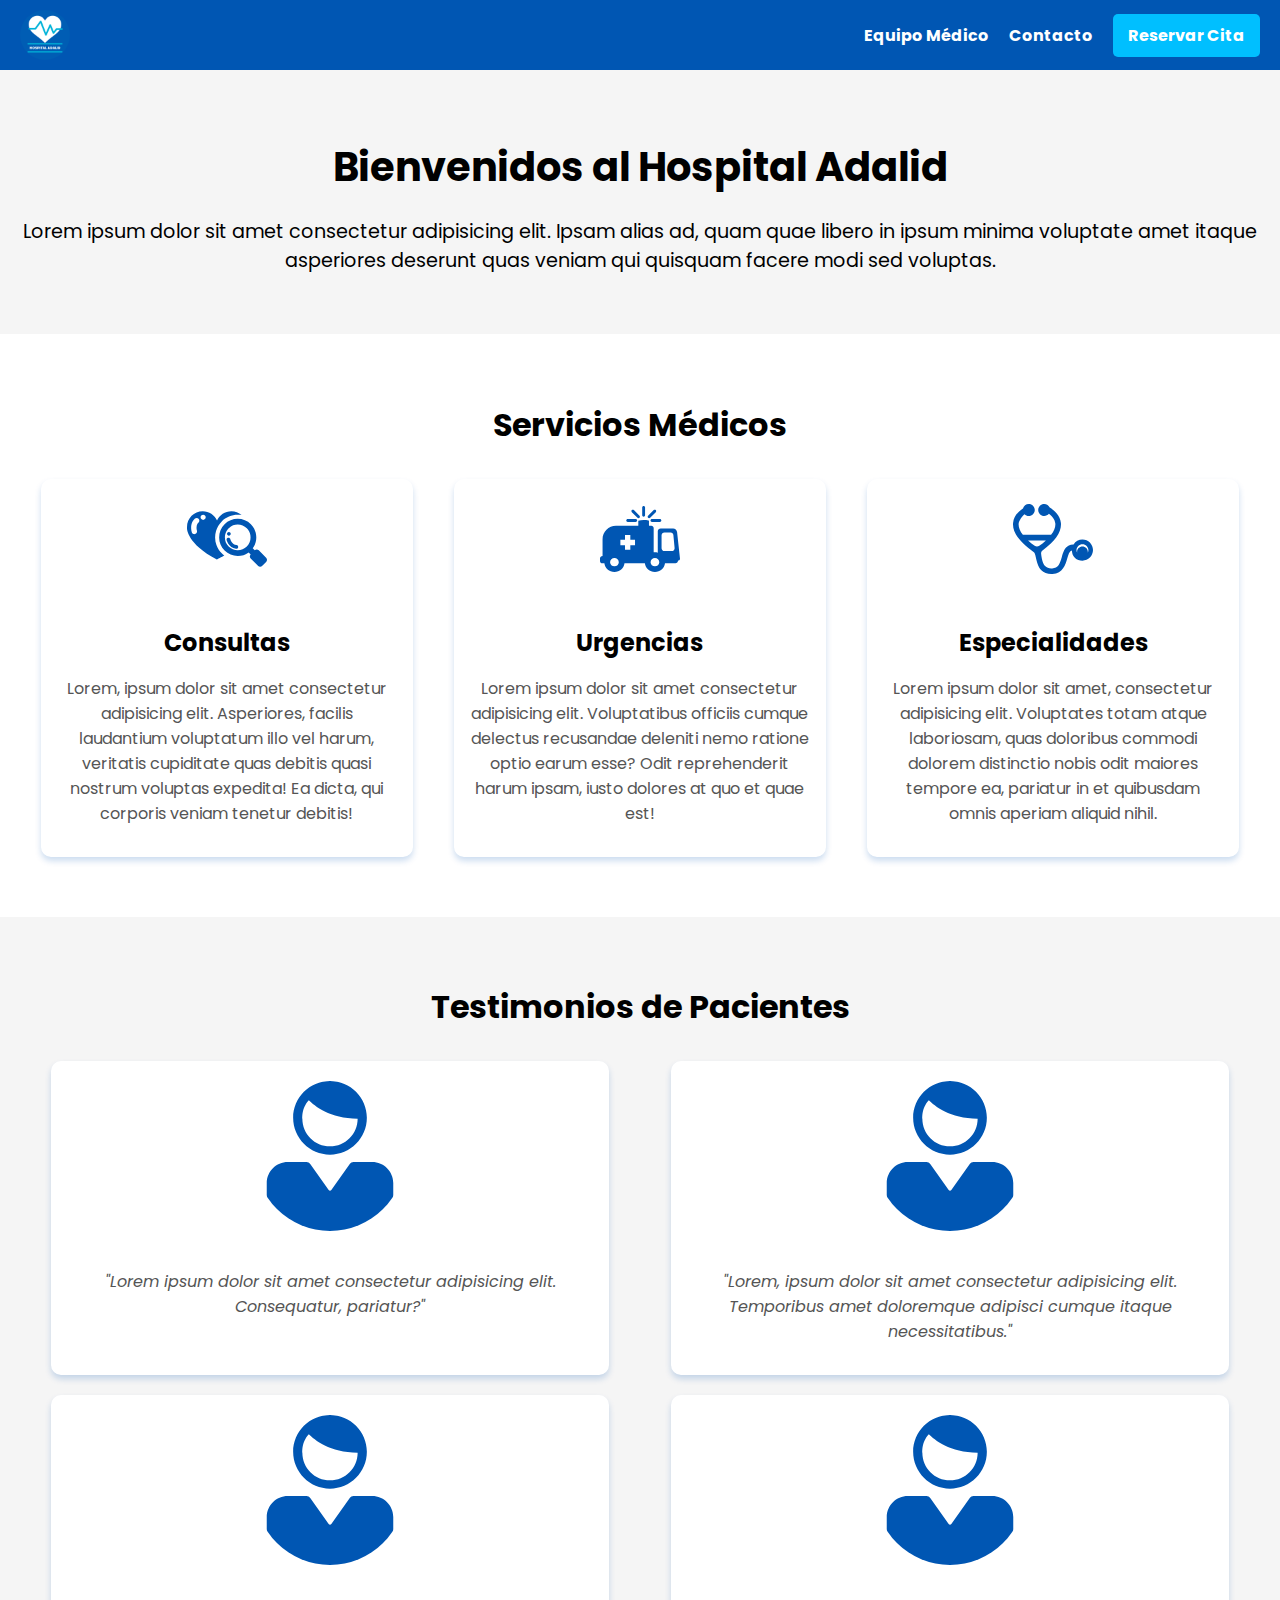
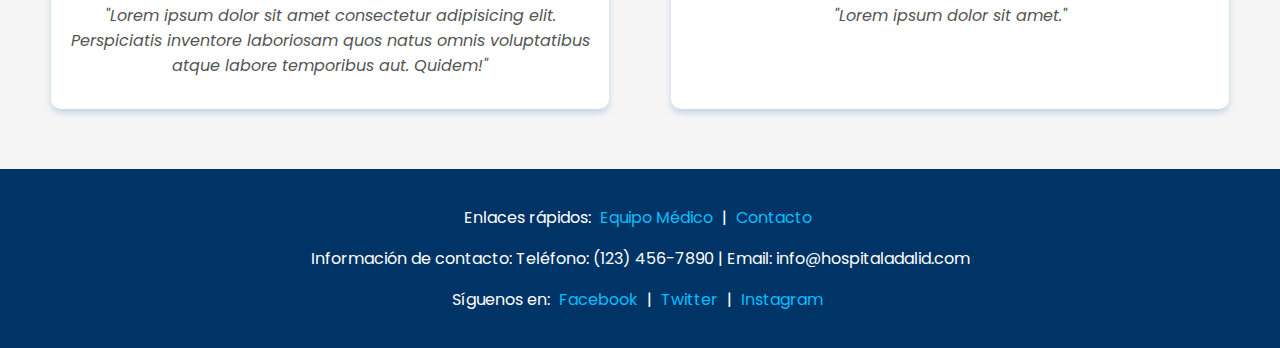
<file: index.html>
<!DOCTYPE html>
<html lang="es">
<head>
    <meta charset="UTF-8">
    <meta name="viewport" content="width=device-width, initial-scale=1.0">
    <link href="https://fonts.googleapis.com/css2?family=Poppins:wght@400;700&display=swap" rel="stylesheet">
    <link rel="stylesheet" href="css/styles.css">
    <title>Hospital Adalid</title>
</head>
<body>
    <header>
        <div class="header-container">
            <img src="img/logo.png" alt="Logotipo del hospital" class="logo">
            <nav>
                <ul>
                    <li><a href="team.html" tabindex="0">Equipo Médico</a></li>
                    <li><a href="contact.html" tabindex="0">Contacto</a></li>
                    <li><a href="#" class="highlight-button" tabindex="0">Reservar Cita</a></li>
                </ul>
            </nav>
        </div>
    </header>

    <main>
        <section class="welcome" tabindex="0">
            <h1>Bienvenidos al Hospital Adalid</h1>
            <p>Lorem ipsum dolor sit amet consectetur adipisicing elit. Ipsam alias ad, quam quae libero in ipsum minima voluptate amet itaque asperiores deserunt quas veniam qui quisquam facere modi sed voluptas.</p>
        </section>

        <section class="services" tabindex="0">
            <h2>Servicios Médicos</h2>
            <div class="cards-container">
                <div class="card" tabindex="0">
                    <img src="img/icons/medical_attention.svg" alt="Consultas" class="icon">
                    <div class="card-content">
                        <h3>Consultas</h3>
                        <p>Lorem, ipsum dolor sit amet consectetur adipisicing elit. Asperiores, facilis laudantium voluptatum illo vel harum, veritatis cupiditate quas debitis quasi nostrum voluptas expedita! Ea dicta, qui corporis veniam tenetur debitis!</p>
                    </div>
                </div>
                <div class="card" tabindex="0">
                    <img src="img/icons/medical_emergencies.svg" alt="Urgencias" class="icon">
                    <div class="card-content">
                        <h3>Urgencias</h3>
                        <p>Lorem ipsum dolor sit amet consectetur adipisicing elit. Voluptatibus officiis cumque delectus recusandae deleniti nemo ratione optio earum esse? Odit reprehenderit harum ipsam, iusto dolores at quo et quae est!</p>
                    </div>
                </div>
                <div class="card" tabindex="0">
                    <img src="img/icons/medical_specialties.svg" alt="Especialidades" class="icon">
                    <div class="card-content">
                        <h3>Especialidades</h3>
                        <p>Lorem ipsum dolor sit amet, consectetur adipisicing elit. Voluptates totam atque laboriosam, quas doloribus commodi dolorem distinctio nobis odit maiores tempore ea, pariatur in et quibusdam omnis aperiam aliquid nihil.</p>
                    </div>
                </div>
            </div>
        </section>

        <section class="testimonials" tabindex="0">
            <h2>Testimonios de Pacientes</h2>
            <div class="cards-container">
                <div class="card" tabindex="0">
                    <img src="img/icons/person.svg" alt="Paciente 1" class="circle-image">
                    <div class="card-content">
                        <p>"Lorem ipsum dolor sit amet consectetur adipisicing elit. Consequatur, pariatur?"</p>
                    </div>
                </div>
                <div class="card" tabindex="0">
                    <img src="img/icons/person.svg" alt="Paciente 2" class="circle-image">
                    <div class="card-content">
                        <p>"Lorem, ipsum dolor sit amet consectetur adipisicing elit. Temporibus amet doloremque adipisci cumque itaque necessitatibus."</p>
                    </div>
                </div>
                <div class="card" tabindex="0">
                    <img src="img/icons/person.svg" alt="Paciente 3" class="circle-image">
                    <div class="card-content">
                        <p>"Lorem ipsum dolor sit amet consectetur adipisicing elit. Perspiciatis inventore laboriosam quos natus omnis voluptatibus atque labore temporibus aut. Quidem!"</p>
                    </div>
                </div>
                <div class="card" tabindex="0">
                    <img src="img/icons/person.svg" alt="Paciente 4" class="circle-image">
                    <div class="card-content">
                        <p>"Lorem ipsum dolor sit amet."</p>
                    </div>
                </div>
            </div>
        </section>
    </main>

    <footer>
        <p>Enlaces rápidos:
            <a href="team.html" tabindex="0">Equipo Médico</a> |
            <a href="contact.html" tabindex="0">Contacto</a>
        </p>
        <p>Información de contacto:
            Teléfono: (123) 456-7890 |
            Email: info@hospitaladalid.com
        </p>
        <p>Síguenos en:
            <a href="#" tabindex="0">Facebook</a> |
            <a href="#" tabindex="0">Twitter</a> |
            <a href="#" tabindex="0">Instagram</a>
        </p>
    </footer>
</body>
</html>
</file>
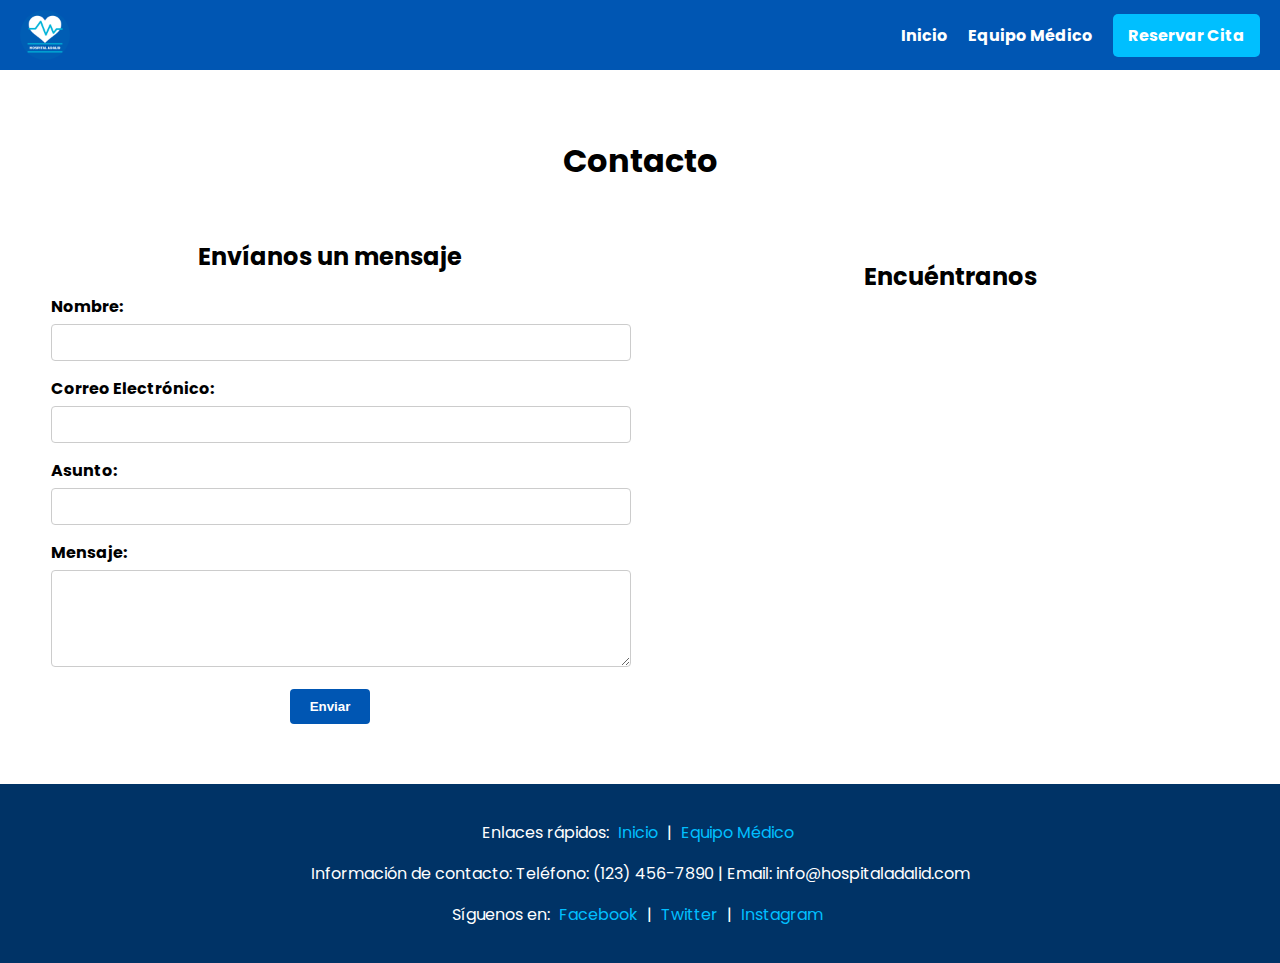
<file: contact.html>
<!DOCTYPE html>
<html lang="es">
<head>
    <meta charset="UTF-8">
    <meta name="viewport" content="width=device-width, initial-scale=1.0">
    <title>Hospital Adalid - Contacto</title>
    <link href="https://fonts.googleapis.com/css2?family=Poppins:wght@400;700&display=swap" rel="stylesheet">
    <link rel="stylesheet" href="css/styles.css">
</head>
<body>
    <header>
        <div class="header-container">
            <img src="img/logo.png" alt="Logotipo del hospital" class="logo">
            <nav>
                <ul>
                    <li><a href="index.html" tabindex="0">Inicio</a></li>
                    <li><a href="team.html" tabindex="0">Equipo Médico</a></li>
                    <li><a href="#" class="highlight-button" tabindex="0">Reservar Cita</a></li>
                </ul>
            </nav>
        </div>
    </header>

    <main>
        <section class="contact-section">
            <h2>Contacto</h2>
            <div class="contact-container">
                <div class="contact-form">
                    <h3>Envíanos un mensaje</h3>
                    <form action="#" method="post" aria-label="Formulario de contacto">
                        <div class="form-group">
                            <label for="nombre">Nombre:</label>
                            <input type="text" id="nombre" name="nombre" required aria-required="true">
                        </div>
                        <div class="form-group">
                            <label for="email">Correo Electrónico:</label>
                            <input type="email" id="email" name="email" required aria-required="true">
                        </div>
                        <div class="form-group">
                            <label for="asunto">Asunto:</label>
                            <input type="text" id="asunto" name="asunto" required aria-required="true">
                        </div>
                        <div class="form-group">
                            <label for="mensaje">Mensaje:</label>
                            <textarea id="mensaje" name="mensaje" rows="5" required aria-required="true"></textarea>
                        </div>
                        <button type="submit" class="submit-button" aria-label="Enviar mensaje">Enviar</button>
                    </form>
                </div>

                <div class="contact-map">
                    <h3>Encuéntranos</h3>
                    <iframe src="https://www.google.com/maps/embed?pb=!1m18!1m12!1m3!1d31207.366791036426!2d-73.06589054999999!3d-36.827016999999996!2m3!1f0!2f0!3f0!3m2!1i1024!2i768!4f13.1!3m3!1m2!1s0x9668af20bfefdd8b%3A0x7460ebc7a5cc6df1!2sConcepci%C3%B3n%2C%20Biob%C3%ADo%2C%20Chile!5e0!3m2!1ses-419!2sus!4v1698000000000!5m2!1ses-419!2sus" width="100%" height="300" style="border:0;" allowfullscreen="" loading="lazy" aria-label="Mapa de ubicación del hospital en Concepción"></iframe>

                </div>
            </div>
        </section>
    </main>

    <footer>
        <p>Enlaces rápidos:
            <a href="index.html" tabindex="0">Inicio</a> |
            <a href="team.html" tabindex="0">Equipo Médico</a>
        </p>
        <p>Información de contacto:
            Teléfono: (123) 456-7890 |
            Email: info@hospitaladalid.com
        </p>
        <p>Síguenos en:
            <a href="#" tabindex="0">Facebook</a> |
            <a href="#" tabindex="0">Twitter</a> |
            <a href="#" tabindex="0">Instagram</a>
        </p>
    </footer>
</body>
</html>
</file>
<file: css/styles.css>
body {
    font-family: 'Poppins', sans-serif;
    margin: 0;
    padding: 0;
}

a {
    text-decoration: none;
    color: inherit;
}

ul {
    list-style: none;
    margin: 0;
    padding: 0;
}

header {
    background-color: #0056B3;
    color: white;
}

.header-container {
    display: flex;
    justify-content: space-between;
    align-items: center;
    padding: 10px 20px;
}

.logo {
    height: 50px;
    border-radius: 50%;
}

nav ul {
    display: flex;
    align-items: center;
}

nav ul li {
    margin-left: 20px;
}

nav ul li a {
    color: white;
    font-weight: bold;
}

.highlight-button {
    background-color: #00BFFF;
    color: white;
    padding: 10px 15px;
    border-radius: 5px;
    font-weight: bold;
}

.highlight-button:hover {
    background-color: #009ACD;
}

.welcome {
    padding: 40px 20px;
    text-align: center;
    background-color: #f5f5f5;
}

.welcome h1 {
    font-size: 2.5em;
    margin-bottom: 20px;
}

.welcome p {
    font-size: 1.2em;
}

.services, .team {
    padding: 40px 20px;
    text-align: center;
}

.services h2, .team h2 {
    font-size: 2em;
    margin-bottom: 30px;
}

.cards-container {
    display: flex;
    justify-content: space-around;
    flex-wrap: wrap;
}

.card {
    width: 30%;
    margin-bottom: 20px;
    border-radius: 10px;
    overflow: hidden;
    box-shadow: 0 4px 6px rgba(0, 86, 179, 0.2);
    background-color: white;
    text-align: center;
}

.card img {
    width: 100%;
    height: auto;
}

.card img.icon {
    width: 80px;
    height: 80px;
    margin-top: 20px;
    fill: #00BFFF;
}

.card img.circle-image {
    width: 150px;
    height: 150px;
    border-radius: 50%;
    margin-top: 20px;
}

.card-content {
    padding: 15px;
}

.card-content h3 {
    font-size: 1.5em;
    margin-bottom: 10px;
}

.card-content h5 {
    font-size: 1em;
    font-style: oblique;
    color: #0056B3;
    margin-bottom: 10px;
}

.card-content p {
    font-size: 1em;
    color: #555;
}

.testimonials {
    padding: 40px 20px;
    background-color: #f5f5f5;
    text-align: center;
}

.testimonials h2 {
    font-size: 2em;
    margin-bottom: 30px;
}

.testimonials .card {
    width: 45%;
}

.testimonials .card-content p {
    font-style: italic;
}

.contact-section {
    padding: 40px 20px;
    text-align: center;
}

.contact-section h2 {
    font-size: 2em;
    margin-bottom: 30px;
}

.contact-container {
    display: flex;
    justify-content: space-around;
    flex-wrap: wrap;
}

.contact-form {
    width: 45%;
    margin-bottom: 20px;
}

.contact-form h3, h3 {
    font-size: 1.5em;
    margin-bottom: 20px;
}

.contact-map {
    margin-top: 20px;
    width: 45%;
}

.contact-map h3 {
    margin-bottom: 15px;
}

.contact-map iframe {
    border-radius: 8px;
}

.form-group {
    margin-bottom: 15px;
    text-align: left;
}

.form-group label {
    display: block;
    margin-bottom: 5px;
    font-weight: bold;
}

.form-group input, .form-group textarea {
    width: 100%;
    padding: 10px;
    border: 1px solid #ccc;
    border-radius: 4px;
}

.submit-button {
    background-color: #0056B3;
    color: white;
    padding: 10px 20px;
    border: none;
    border-radius: 4px;
    cursor: pointer;
    font-weight: bold;
}

.submit-button:hover {
    background-color: #003366;
}

footer {
    background-color: #003366;
    color: white;
    padding: 20px;
    text-align: center;
}

footer a {
    color: #00BFFF;
    margin: 0 5px;
}

footer a:hover {
    text-decoration: underline;
}

@media (max-width: 768px) {
    .cards-container {
        flex-direction: column;
        align-items: center;
    }

    .card {
        width: 80%;
    }

    .header-container {
        flex-direction: column;
        align-items: center;
    }

    .testimonials .card {
        width: 80%;
    }

    nav ul {
        flex-direction: column;
        align-items: center;
    }

    nav ul li {
        margin: 10px 0;
    }

    .contact-form, .contact-map {
        width: 100%;
    }
}
</file>
